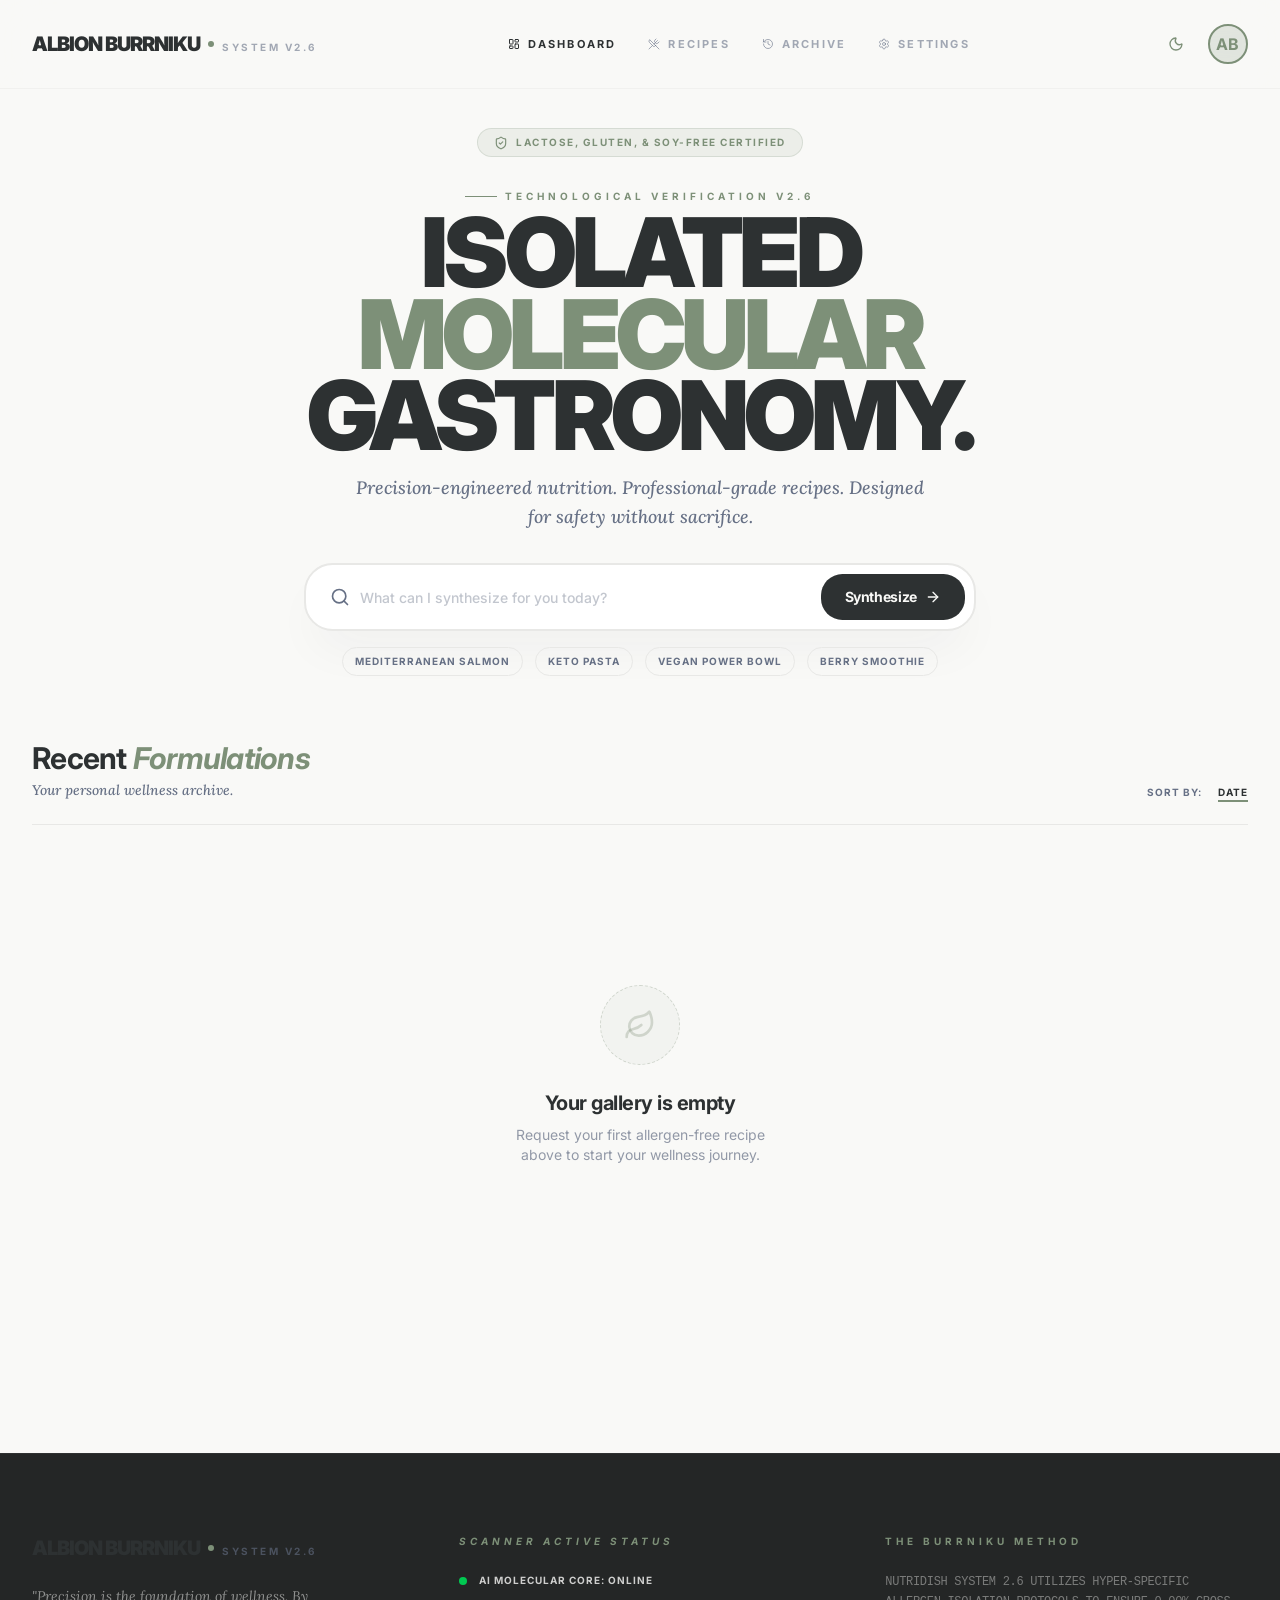
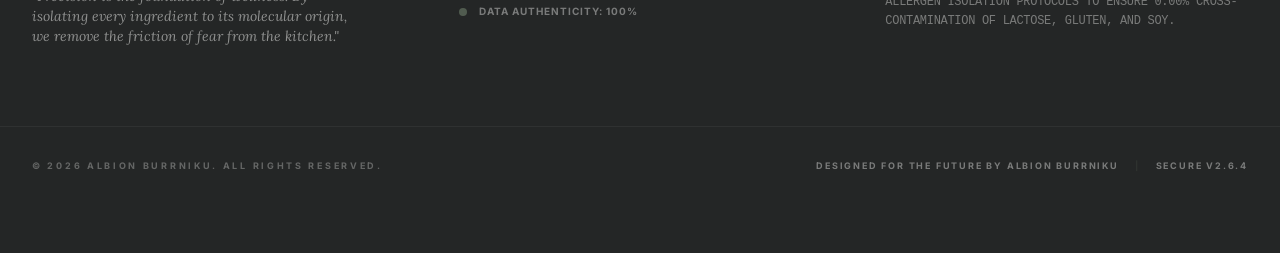
<file: templates/react_app.html>
<!doctype html>
<html lang="en">
  <head>
    <meta charset="UTF-8" />
    <meta name="viewport" content="width=device-width, initial-scale=1.0" />
    <title>My Google AI Studio App</title>
    <script type="module" crossorigin src="/static/assets/index-DseNDPU7.js"></script>
    <link rel="stylesheet" crossorigin href="/static/assets/index-Cz_QJzyU.css">
  </head>
  <body>
    <div id="root"></div>
  </body>
</html>
</file>
<file: static/assets/index-Cz_QJzyU.css>
@import"https://fonts.googleapis.com/css2?family=Inter:wght@400;500;600;700&family=Lora:ital,wght@0,400;0,500;0,600;1,400&display=swap";/*! tailwindcss v4.2.4 | MIT License | https://tailwindcss.com */@layer properties{@supports (((-webkit-hyphens:none)) and (not (margin-trim:inline))) or ((-moz-orient:inline) and (not (color:rgb(from red r g b)))){*,:before,:after,::backdrop{--tw-translate-x:0;--tw-translate-y:0;--tw-translate-z:0;--tw-space-y-reverse:0;--tw-border-style:solid;--tw-gradient-position:initial;--tw-gradient-from:#0000;--tw-gradient-via:#0000;--tw-gradient-to:#0000;--tw-gradient-stops:initial;--tw-gradient-via-stops:initial;--tw-gradient-from-position:0%;--tw-gradient-via-position:50%;--tw-gradient-to-position:100%;--tw-leading:initial;--tw-font-weight:initial;--tw-tracking:initial;--tw-shadow:0 0 #0000;--tw-shadow-color:initial;--tw-shadow-alpha:100%;--tw-inset-shadow:0 0 #0000;--tw-inset-shadow-color:initial;--tw-inset-shadow-alpha:100%;--tw-ring-color:initial;--tw-ring-shadow:0 0 #0000;--tw-inset-ring-color:initial;--tw-inset-ring-shadow:0 0 #0000;--tw-ring-inset:initial;--tw-ring-offset-width:0px;--tw-ring-offset-color:#fff;--tw-ring-offset-shadow:0 0 #0000;--tw-outline-style:solid;--tw-backdrop-blur:initial;--tw-backdrop-brightness:initial;--tw-backdrop-contrast:initial;--tw-backdrop-grayscale:initial;--tw-backdrop-hue-rotate:initial;--tw-backdrop-invert:initial;--tw-backdrop-opacity:initial;--tw-backdrop-saturate:initial;--tw-backdrop-sepia:initial;--tw-duration:initial;--tw-scale-x:1;--tw-scale-y:1;--tw-scale-z:1;--tw-content:"";--tw-animation-delay:0s;--tw-animation-direction:normal;--tw-animation-duration:initial;--tw-animation-fill-mode:none;--tw-animation-iteration-count:1;--tw-enter-blur:0;--tw-enter-opacity:1;--tw-enter-rotate:0;--tw-enter-scale:1;--tw-enter-translate-x:0;--tw-enter-translate-y:0;--tw-exit-blur:0;--tw-exit-opacity:1;--tw-exit-rotate:0;--tw-exit-scale:1;--tw-exit-translate-x:0;--tw-exit-translate-y:0}}}@layer theme{:root,:host{--font-mono:ui-monospace, SFMono-Regular, Menlo, Monaco, Consolas, "Liberation Mono", "Courier New", monospace;--color-green-500:oklch(72.3% .219 149.579);--color-blue-600:oklch(54.6% .245 262.881);--color-blue-700:oklch(48.8% .243 264.376);--color-black:#000;--color-white:#fff;--spacing:.25rem;--container-xs:20rem;--container-sm:24rem;--container-xl:36rem;--container-2xl:42rem;--container-3xl:48rem;--container-5xl:64rem;--container-7xl:80rem;--text-xs:.75rem;--text-xs--line-height:calc(1 / .75);--text-sm:.875rem;--text-sm--line-height:calc(1.25 / .875);--text-base:1rem;--text-base--line-height: 1.5 ;--text-lg:1.125rem;--text-lg--line-height:calc(1.75 / 1.125);--text-xl:1.25rem;--text-xl--line-height:calc(1.75 / 1.25);--text-3xl:1.875rem;--text-3xl--line-height: 1.2 ;--text-4xl:2.25rem;--text-4xl--line-height:calc(2.5 / 2.25);--text-5xl:3rem;--text-5xl--line-height:1;--text-8xl:6rem;--text-8xl--line-height:1;--font-weight-medium:500;--font-weight-semibold:600;--font-weight-bold:700;--font-weight-black:900;--tracking-tighter:-.05em;--tracking-tight:-.025em;--tracking-widest:.1em;--leading-tight:1.25;--leading-snug:1.375;--leading-relaxed:1.625;--radius-md:calc(var(--radius) * .8);--animate-spin:spin 1s linear infinite;--animate-pulse:pulse 2s cubic-bezier(.4, 0, .6, 1) infinite;--blur-xs:4px;--blur-xl:24px;--default-transition-duration:.15s;--default-transition-timing-function:cubic-bezier(.4, 0, .2, 1);--default-font-family:"Inter", sans-serif;--default-mono-font-family:var(--font-mono)}}@layer base{*,:after,:before,::backdrop{box-sizing:border-box;border:0 solid;margin:0;padding:0}::file-selector-button{box-sizing:border-box;border:0 solid;margin:0;padding:0}html,:host{-webkit-text-size-adjust:100%;-moz-tab-size:4;tab-size:4;line-height:1.5;font-family:var(--default-font-family,ui-sans-serif, system-ui, sans-serif, "Apple Color Emoji", "Segoe UI Emoji", "Segoe UI Symbol", "Noto Color Emoji");font-feature-settings:var(--default-font-feature-settings,normal);font-variation-settings:var(--default-font-variation-settings,normal);-webkit-tap-highlight-color:transparent}hr{height:0;color:inherit;border-top-width:1px}abbr:where([title]){-webkit-text-decoration:underline dotted;text-decoration:underline dotted}h1,h2,h3,h4,h5,h6{font-size:inherit;font-weight:inherit}a{color:inherit;-webkit-text-decoration:inherit;text-decoration:inherit}b,strong{font-weight:bolder}code,kbd,samp,pre{font-family:var(--default-mono-font-family,ui-monospace, SFMono-Regular, Menlo, Monaco, Consolas, "Liberation Mono", "Courier New", monospace);font-feature-settings:var(--default-mono-font-feature-settings,normal);font-variation-settings:var(--default-mono-font-variation-settings,normal);font-size:1em}small{font-size:80%}sub,sup{vertical-align:baseline;font-size:75%;line-height:0;position:relative}sub{bottom:-.25em}sup{top:-.5em}table{text-indent:0;border-color:inherit;border-collapse:collapse}:-moz-focusring{outline:auto}progress{vertical-align:baseline}summary{display:list-item}ol,ul,menu{list-style:none}img,svg,video,canvas,audio,iframe,embed,object{vertical-align:middle;display:block}img,video{max-width:100%;height:auto}button,input,select,optgroup,textarea{font:inherit;font-feature-settings:inherit;font-variation-settings:inherit;letter-spacing:inherit;color:inherit;opacity:1;background-color:#0000;border-radius:0}::file-selector-button{font:inherit;font-feature-settings:inherit;font-variation-settings:inherit;letter-spacing:inherit;color:inherit;opacity:1;background-color:#0000;border-radius:0}:where(select:is([multiple],[size])) optgroup{font-weight:bolder}:where(select:is([multiple],[size])) optgroup option{padding-inline-start:20px}::file-selector-button{margin-inline-end:4px}::placeholder{opacity:1}@supports (not ((-webkit-appearance:-apple-pay-button))) or (contain-intrinsic-size:1px){::placeholder{color:currentColor}@supports (color:color-mix(in lab,red,red)){::placeholder{color:color-mix(in oklab,currentcolor 50%,transparent)}}}textarea{resize:vertical}::-webkit-search-decoration{-webkit-appearance:none}::-webkit-date-and-time-value{min-height:1lh;text-align:inherit}::-webkit-datetime-edit{display:inline-flex}::-webkit-datetime-edit-fields-wrapper{padding:0}::-webkit-datetime-edit{padding-block:0}::-webkit-datetime-edit-year-field{padding-block:0}::-webkit-datetime-edit-month-field{padding-block:0}::-webkit-datetime-edit-day-field{padding-block:0}::-webkit-datetime-edit-hour-field{padding-block:0}::-webkit-datetime-edit-minute-field{padding-block:0}::-webkit-datetime-edit-second-field{padding-block:0}::-webkit-datetime-edit-millisecond-field{padding-block:0}::-webkit-datetime-edit-meridiem-field{padding-block:0}::-webkit-calendar-picker-indicator{line-height:1}:-moz-ui-invalid{box-shadow:none}button,input:where([type=button],[type=reset],[type=submit]){-webkit-appearance:button;-moz-appearance:button;appearance:button}::file-selector-button{-webkit-appearance:button;-moz-appearance:button;appearance:button}::-webkit-inner-spin-button{height:auto}::-webkit-outer-spin-button{height:auto}[hidden]:where(:not([hidden=until-found])){display:none!important}*{border-color:var(--border);outline-color:var(--ring)}@supports (color:color-mix(in lab,red,red)){*{outline-color:color-mix(in oklab,var(--ring) 50%,transparent)}}body{background-color:var(--background);color:var(--foreground);-webkit-font-smoothing:antialiased;-moz-osx-font-smoothing:grayscale}h1,h2,h3,h4,h5,h6{--tw-font-weight:var(--font-weight-semibold);font-family:Inter,sans-serif;font-weight:var(--font-weight-semibold);--tw-tracking:var(--tracking-tight);letter-spacing:var(--tracking-tight)}}@layer components;@layer utilities{.\@container\/card-header{container:card-header/inline-size}.pointer-events-none{pointer-events:none}.sr-only{clip-path:inset(50%);white-space:nowrap;border-width:0;width:1px;height:1px;margin:-1px;padding:0;position:absolute;overflow:hidden}.absolute{position:absolute}.fixed{position:fixed}.relative{position:relative}.inset-0{inset:calc(var(--spacing) * 0)}.start{inset-inline-start:var(--spacing)}.top-0{top:calc(var(--spacing) * 0)}.top-1\/2{top:50%}.top-2{top:calc(var(--spacing) * 2)}.top-4{top:calc(var(--spacing) * 4)}.right-0{right:calc(var(--spacing) * 0)}.right-2{right:calc(var(--spacing) * 2)}.bottom-0{bottom:calc(var(--spacing) * 0)}.bottom-4{bottom:calc(var(--spacing) * 4)}.-left-\[45px\]{left:-45px}.left-0{left:calc(var(--spacing) * 0)}.left-1\/2{left:50%}.left-4{left:calc(var(--spacing) * 4)}.isolate{isolation:isolate}.z-10{z-index:10}.z-50{z-index:50}.col-start-2{grid-column-start:2}.row-span-2{grid-row:span 2/span 2}.row-start-1{grid-row-start:1}.-mx-1{margin-inline:calc(var(--spacing) * -1)}.-mx-4{margin-inline:calc(var(--spacing) * -4)}.mx-auto{margin-inline:auto}.my-1{margin-block:calc(var(--spacing) * 1)}.mt-1{margin-top:calc(var(--spacing) * 1)}.mt-2{margin-top:calc(var(--spacing) * 2)}.mt-4{margin-top:calc(var(--spacing) * 4)}.mt-20{margin-top:calc(var(--spacing) * 20)}.-mb-4{margin-bottom:calc(var(--spacing) * -4)}.mb-1{margin-bottom:calc(var(--spacing) * 1)}.mb-2{margin-bottom:calc(var(--spacing) * 2)}.mb-4{margin-bottom:calc(var(--spacing) * 4)}.ml-1{margin-left:calc(var(--spacing) * 1)}.ml-2{margin-left:calc(var(--spacing) * 2)}.ml-4{margin-left:calc(var(--spacing) * 4)}.ml-auto{margin-left:auto}.line-clamp-2{-webkit-line-clamp:2;-webkit-box-orient:vertical;display:-webkit-box;overflow:hidden}.contents{display:contents}.flex{display:flex}.grid{display:grid}.hidden{display:none}.inline-flex{display:inline-flex}.aspect-\[4\/3\]{aspect-ratio:4/3}.size-4{width:calc(var(--spacing) * 4);height:calc(var(--spacing) * 4)}.size-6{width:calc(var(--spacing) * 6);height:calc(var(--spacing) * 6)}.size-7{width:calc(var(--spacing) * 7);height:calc(var(--spacing) * 7)}.size-8{width:calc(var(--spacing) * 8);height:calc(var(--spacing) * 8)}.size-9{width:calc(var(--spacing) * 9);height:calc(var(--spacing) * 9)}.size-full{width:100%;height:100%}.h-1{height:calc(var(--spacing) * 1)}.h-1\.5{height:calc(var(--spacing) * 1.5)}.h-1\/2{height:50%}.h-2{height:calc(var(--spacing) * 2)}.h-2\.5{height:calc(var(--spacing) * 2.5)}.h-3{height:calc(var(--spacing) * 3)}.h-3\.5{height:calc(var(--spacing) * 3.5)}.h-4{height:calc(var(--spacing) * 4)}.h-5{height:calc(var(--spacing) * 5)}.h-6{height:calc(var(--spacing) * 6)}.h-7{height:calc(var(--spacing) * 7)}.h-8{height:calc(var(--spacing) * 8)}.h-9{height:calc(var(--spacing) * 9)}.h-10{height:calc(var(--spacing) * 10)}.h-12{height:calc(var(--spacing) * 12)}.h-20{height:calc(var(--spacing) * 20)}.h-\[1px\]{height:1px}.h-\[85vh\]{height:85vh}.h-\[400px\]{height:400px}.h-\[calc\(100\%-1px\)\]{height:calc(100% - 1px)}.h-full{height:100%}.h-px{height:1px}.max-h-\(--available-height\){max-height:var(--available-height)}.min-h-screen{min-height:100vh}.w-\(--anchor-width\){width:var(--anchor-width)}.w-1\.5{width:calc(var(--spacing) * 1.5)}.w-2{width:calc(var(--spacing) * 2)}.w-2\.5{width:calc(var(--spacing) * 2.5)}.w-3{width:calc(var(--spacing) * 3)}.w-3\.5{width:calc(var(--spacing) * 3.5)}.w-4{width:calc(var(--spacing) * 4)}.w-5{width:calc(var(--spacing) * 5)}.w-8{width:calc(var(--spacing) * 8)}.w-10{width:calc(var(--spacing) * 10)}.w-12{width:calc(var(--spacing) * 12)}.w-20{width:calc(var(--spacing) * 20)}.w-auto{width:auto}.w-fit{width:fit-content}.w-full{width:100%}.max-w-2xl{max-width:var(--container-2xl)}.max-w-3xl{max-width:var(--container-3xl)}.max-w-5xl{max-width:var(--container-5xl)}.max-w-7xl{max-width:var(--container-7xl)}.max-w-\[280px\]{max-width:280px}.max-w-\[calc\(100\%-2rem\)\]{max-width:calc(100% - 2rem)}.max-w-xl{max-width:var(--container-xl)}.max-w-xs{max-width:var(--container-xs)}.min-w-0{min-width:calc(var(--spacing) * 0)}.min-w-32{min-width:calc(var(--spacing) * 32)}.min-w-\[96px\]{min-width:96px}.flex-1{flex:1}.shrink-0{flex-shrink:0}.origin-\(--transform-origin\){transform-origin:var(--transform-origin)}.-translate-x-1\/2{--tw-translate-x: -50% ;translate:var(--tw-translate-x) var(--tw-translate-y)}.-translate-y-1\/2{--tw-translate-y: -50% ;translate:var(--tw-translate-x) var(--tw-translate-y)}.animate-pulse{animation:var(--animate-pulse)}.animate-spin{animation:var(--animate-spin)}.cursor-default{cursor:default}.cursor-pointer{cursor:pointer}.touch-none{touch-action:none}.auto-rows-min{grid-auto-rows:min-content}.grid-cols-1{grid-template-columns:repeat(1,minmax(0,1fr))}.grid-cols-3{grid-template-columns:repeat(3,minmax(0,1fr))}.flex-col{flex-direction:column}.flex-col-reverse{flex-direction:column-reverse}.flex-wrap{flex-wrap:wrap}.items-baseline{align-items:baseline}.items-center{align-items:center}.items-end{align-items:flex-end}.items-start{align-items:flex-start}.justify-between{justify-content:space-between}.justify-center{justify-content:center}.gap-1{gap:calc(var(--spacing) * 1)}.gap-1\.5{gap:calc(var(--spacing) * 1.5)}.gap-2{gap:calc(var(--spacing) * 2)}.gap-3{gap:calc(var(--spacing) * 3)}.gap-4{gap:calc(var(--spacing) * 4)}.gap-6{gap:calc(var(--spacing) * 6)}.gap-8{gap:calc(var(--spacing) * 8)}.gap-16{gap:calc(var(--spacing) * 16)}:where(.space-y-1>:not(:last-child)){--tw-space-y-reverse:0;margin-block-start:calc(calc(var(--spacing) * 1) * var(--tw-space-y-reverse));margin-block-end:calc(calc(var(--spacing) * 1) * calc(1 - var(--tw-space-y-reverse)))}:where(.space-y-2>:not(:last-child)){--tw-space-y-reverse:0;margin-block-start:calc(calc(var(--spacing) * 2) * var(--tw-space-y-reverse));margin-block-end:calc(calc(var(--spacing) * 2) * calc(1 - var(--tw-space-y-reverse)))}:where(.space-y-3>:not(:last-child)){--tw-space-y-reverse:0;margin-block-start:calc(calc(var(--spacing) * 3) * var(--tw-space-y-reverse));margin-block-end:calc(calc(var(--spacing) * 3) * calc(1 - var(--tw-space-y-reverse)))}:where(.space-y-4>:not(:last-child)){--tw-space-y-reverse:0;margin-block-start:calc(calc(var(--spacing) * 4) * var(--tw-space-y-reverse));margin-block-end:calc(calc(var(--spacing) * 4) * calc(1 - var(--tw-space-y-reverse)))}:where(.space-y-6>:not(:last-child)){--tw-space-y-reverse:0;margin-block-start:calc(calc(var(--spacing) * 6) * var(--tw-space-y-reverse));margin-block-end:calc(calc(var(--spacing) * 6) * calc(1 - var(--tw-space-y-reverse)))}:where(.space-y-8>:not(:last-child)){--tw-space-y-reverse:0;margin-block-start:calc(calc(var(--spacing) * 8) * var(--tw-space-y-reverse));margin-block-end:calc(calc(var(--spacing) * 8) * calc(1 - var(--tw-space-y-reverse)))}:where(.space-y-10>:not(:last-child)){--tw-space-y-reverse:0;margin-block-start:calc(calc(var(--spacing) * 10) * var(--tw-space-y-reverse));margin-block-end:calc(calc(var(--spacing) * 10) * calc(1 - var(--tw-space-y-reverse)))}:where(.space-y-16>:not(:last-child)){--tw-space-y-reverse:0;margin-block-start:calc(calc(var(--spacing) * 16) * var(--tw-space-y-reverse));margin-block-end:calc(calc(var(--spacing) * 16) * calc(1 - var(--tw-space-y-reverse)))}.self-center{align-self:center}.self-start{align-self:flex-start}.justify-self-end{justify-self:flex-end}.overflow-hidden{overflow:hidden}.overflow-x-hidden{overflow-x:hidden}.overflow-y-auto{overflow-y:auto}.rounded{border-radius:.25rem}.rounded-2xl{border-radius:calc(var(--radius) * 1.8)}.rounded-4xl{border-radius:calc(var(--radius) * 2.6)}.rounded-\[32px\]{border-radius:32px}.rounded-\[inherit\]{border-radius:inherit}.rounded-\[min\(var\(--radius-md\)\,10px\)\]{border-radius:min(var(--radius-md),10px)}.rounded-\[min\(var\(--radius-md\)\,12px\)\]{border-radius:min(var(--radius-md),12px)}.rounded-full{border-radius:3.40282e38px}.rounded-lg{border-radius:var(--radius)}.rounded-md{border-radius:calc(var(--radius) * .8)}.rounded-xl{border-radius:calc(var(--radius) * 1.4)}.rounded-t-xl{border-top-left-radius:calc(var(--radius) * 1.4);border-top-right-radius:calc(var(--radius) * 1.4)}.rounded-b-xl{border-bottom-right-radius:calc(var(--radius) * 1.4);border-bottom-left-radius:calc(var(--radius) * 1.4)}.border{border-style:var(--tw-border-style);border-width:1px}.border-2{border-style:var(--tw-border-style);border-width:2px}.border-y{border-block-style:var(--tw-border-style);border-block-width:1px}.border-t{border-top-style:var(--tw-border-style);border-top-width:1px}.border-b{border-bottom-style:var(--tw-border-style);border-bottom-width:1px}.border-l{border-left-style:var(--tw-border-style);border-left-width:1px}.border-l-2{border-left-style:var(--tw-border-style);border-left-width:2px}.border-dashed{--tw-border-style:dashed;border-style:dashed}.border-none{--tw-border-style:none;border-style:none}.border-blue-700{border-color:var(--color-blue-700)}.border-border,.border-border\/50{border-color:var(--border)}@supports (color:color-mix(in lab,red,red)){.border-border\/50{border-color:color-mix(in oklab,var(--border) 50%,transparent)}}.border-eggshell\/5{border-color:#f9f9f70d}.border-input{border-color:var(--input)}.border-sage{border-color:#7d9078}.border-sage\/20{border-color:#7d907833}.border-sage\/30{border-color:#7d90784d}.border-sage\/50{border-color:#7d907880}.border-transparent{border-color:#0000}.border-t-transparent{border-top-color:#0000}.bg-\[\#242626\]{background-color:#242626}.bg-background,.bg-background\/80{background-color:var(--background)}@supports (color:color-mix(in lab,red,red)){.bg-background\/80{background-color:color-mix(in oklab,var(--background) 80%,transparent)}}.bg-black\/10{background-color:#0000001a}@supports (color:color-mix(in lab,red,red)){.bg-black\/10{background-color:color-mix(in oklab,var(--color-black) 10%,transparent)}}.bg-blue-600{background-color:var(--color-blue-600)}.bg-border{background-color:var(--border)}.bg-card{background-color:var(--card)}.bg-charcoal{background-color:#2d3132}.bg-destructive\/10{background-color:var(--destructive)}@supports (color:color-mix(in lab,red,red)){.bg-destructive\/10{background-color:color-mix(in oklab,var(--destructive) 10%,transparent)}}.bg-eggshell\/30{background-color:#f9f9f74d}.bg-eggshell\/50{background-color:#f9f9f780}.bg-green-500{background-color:var(--color-green-500)}.bg-muted,.bg-muted\/20{background-color:var(--muted)}@supports (color:color-mix(in lab,red,red)){.bg-muted\/20{background-color:color-mix(in oklab,var(--muted) 20%,transparent)}}.bg-muted\/50{background-color:var(--muted)}@supports (color:color-mix(in lab,red,red)){.bg-muted\/50{background-color:color-mix(in oklab,var(--muted) 50%,transparent)}}.bg-popover{background-color:var(--popover)}.bg-primary{background-color:var(--primary)}.bg-sage{background-color:#7d9078}.bg-sage\/5{background-color:#7d90780d}.bg-sage\/10{background-color:#7d90781a}.bg-sage\/20{background-color:#7d907833}.bg-secondary{background-color:var(--secondary)}.bg-transparent{background-color:#0000}.bg-white{background-color:var(--color-white)}.bg-white\/50{background-color:#ffffff80}@supports (color:color-mix(in lab,red,red)){.bg-white\/50{background-color:color-mix(in oklab,var(--color-white) 50%,transparent)}}.bg-gradient-to-t{--tw-gradient-position:to top in oklab;background-image:linear-gradient(var(--tw-gradient-stops))}.from-charcoal\/60{--tw-gradient-from:oklab(30.9628% -.00485501 -.00332183/.6);--tw-gradient-stops:var(--tw-gradient-via-stops,var(--tw-gradient-position), var(--tw-gradient-from) var(--tw-gradient-from-position), var(--tw-gradient-to) var(--tw-gradient-to-position))}.to-transparent{--tw-gradient-to:transparent;--tw-gradient-stops:var(--tw-gradient-via-stops,var(--tw-gradient-position), var(--tw-gradient-from) var(--tw-gradient-from-position), var(--tw-gradient-to) var(--tw-gradient-to-position))}.bg-clip-padding{background-clip:padding-box}.object-cover{object-fit:cover}.p-0{padding:calc(var(--spacing) * 0)}.p-1{padding:calc(var(--spacing) * 1)}.p-2{padding:calc(var(--spacing) * 2)}.p-4{padding:calc(var(--spacing) * 4)}.p-6{padding:calc(var(--spacing) * 6)}.p-8{padding:calc(var(--spacing) * 8)}.p-\[3px\]{padding:3px}.p-px{padding:1px}.px-1\.5{padding-inline:calc(var(--spacing) * 1.5)}.px-2{padding-inline:calc(var(--spacing) * 2)}.px-2\.5{padding-inline:calc(var(--spacing) * 2.5)}.px-3{padding-inline:calc(var(--spacing) * 3)}.px-4{padding-inline:calc(var(--spacing) * 4)}.px-6{padding-inline:calc(var(--spacing) * 6)}.px-8{padding-inline:calc(var(--spacing) * 8)}.py-0\.5{padding-block:calc(var(--spacing) * .5)}.py-1{padding-block:calc(var(--spacing) * 1)}.py-1\.5{padding-block:calc(var(--spacing) * 1.5)}.py-2{padding-block:calc(var(--spacing) * 2)}.py-4{padding-block:calc(var(--spacing) * 4)}.py-6{padding-block:calc(var(--spacing) * 6)}.py-20{padding-block:calc(var(--spacing) * 20)}.py-32{padding-block:calc(var(--spacing) * 32)}.pt-4{padding-top:calc(var(--spacing) * 4)}.pt-8{padding-top:calc(var(--spacing) * 8)}.pt-32{padding-top:calc(var(--spacing) * 32)}.pr-8{padding-right:calc(var(--spacing) * 8)}.pb-4{padding-bottom:calc(var(--spacing) * 4)}.pb-6{padding-bottom:calc(var(--spacing) * 6)}.pb-20{padding-bottom:calc(var(--spacing) * 20)}.pl-1\.5{padding-left:calc(var(--spacing) * 1.5)}.pl-8{padding-left:calc(var(--spacing) * 8)}.text-center{text-align:center}.font-heading{font-family:Inter,sans-serif}.font-mono{font-family:var(--font-mono)}.font-sans{font-family:Inter,sans-serif}.font-serif{font-family:Lora,serif}.text-3xl{font-size:var(--text-3xl);line-height:var(--tw-leading,var(--text-3xl--line-height))}.text-4xl{font-size:var(--text-4xl);line-height:var(--tw-leading,var(--text-4xl--line-height))}.text-5xl{font-size:var(--text-5xl);line-height:var(--tw-leading,var(--text-5xl--line-height))}.text-base{font-size:var(--text-base);line-height:var(--tw-leading,var(--text-base--line-height))}.text-lg{font-size:var(--text-lg);line-height:var(--tw-leading,var(--text-lg--line-height))}.text-sm{font-size:var(--text-sm);line-height:var(--tw-leading,var(--text-sm--line-height))}.text-xl{font-size:var(--text-xl);line-height:var(--tw-leading,var(--text-xl--line-height))}.text-xs{font-size:var(--text-xs);line-height:var(--tw-leading,var(--text-xs--line-height))}.text-\[0\.8rem\]{font-size:.8rem}.text-\[9px\]{font-size:9px}.text-\[10px\]{font-size:10px}.text-\[11px\]{font-size:11px}.leading-\[0\.85\]{--tw-leading:.85;line-height:.85}.leading-none{--tw-leading:1;line-height:1}.leading-relaxed{--tw-leading:var(--leading-relaxed);line-height:var(--leading-relaxed)}.leading-snug{--tw-leading:var(--leading-snug);line-height:var(--leading-snug)}.leading-tight{--tw-leading:var(--leading-tight);line-height:var(--leading-tight)}.font-black{--tw-font-weight:var(--font-weight-black);font-weight:var(--font-weight-black)}.font-bold{--tw-font-weight:var(--font-weight-bold);font-weight:var(--font-weight-bold)}.font-medium{--tw-font-weight:var(--font-weight-medium);font-weight:var(--font-weight-medium)}.tracking-\[0\.1em\]{--tw-tracking:.1em;letter-spacing:.1em}.tracking-\[0\.2em\]{--tw-tracking:.2em;letter-spacing:.2em}.tracking-\[0\.3em\]{--tw-tracking:.3em;letter-spacing:.3em}.tracking-\[0\.4em\]{--tw-tracking:.4em;letter-spacing:.4em}.tracking-\[0\.15em\]{--tw-tracking:.15em;letter-spacing:.15em}.tracking-\[0\.25em\]{--tw-tracking:.25em;letter-spacing:.25em}.tracking-tight{--tw-tracking:var(--tracking-tight);letter-spacing:var(--tracking-tight)}.tracking-tighter{--tw-tracking:var(--tracking-tighter);letter-spacing:var(--tracking-tighter)}.tracking-widest{--tw-tracking:var(--tracking-widest);letter-spacing:var(--tracking-widest)}.whitespace-nowrap{white-space:nowrap}.text-card-foreground{color:var(--card-foreground)}.text-charcoal{color:#2d3132}.text-charcoal\/80{color:#2d3132cc}.text-destructive{color:var(--destructive)}.text-eggshell{color:#f9f9f7}.text-eggshell\/40{color:#f9f9f766}.text-eggshell\/50{color:#f9f9f780}.text-eggshell\/80{color:#f9f9f7cc}.text-foreground,.text-foreground\/60{color:var(--foreground)}@supports (color:color-mix(in lab,red,red)){.text-foreground\/60{color:color-mix(in oklab,var(--foreground) 60%,transparent)}}.text-muted-foreground,.text-muted-foreground\/40{color:var(--muted-foreground)}@supports (color:color-mix(in lab,red,red)){.text-muted-foreground\/40{color:color-mix(in oklab,var(--muted-foreground) 40%,transparent)}}.text-muted-foreground\/60{color:var(--muted-foreground)}@supports (color:color-mix(in lab,red,red)){.text-muted-foreground\/60{color:color-mix(in oklab,var(--muted-foreground) 60%,transparent)}}.text-muted-foreground\/80{color:var(--muted-foreground)}@supports (color:color-mix(in lab,red,red)){.text-muted-foreground\/80{color:color-mix(in oklab,var(--muted-foreground) 80%,transparent)}}.text-popover-foreground{color:var(--popover-foreground)}.text-primary{color:var(--primary)}.text-primary-foreground{color:var(--primary-foreground)}.text-sage{color:#7d9078}.text-sage\/20{color:#7d907833}.text-sage\/30{color:#7d90784d}.text-secondary-foreground{color:var(--secondary-foreground)}.text-white{color:var(--color-white)}.text-white\/80{color:#fffc}@supports (color:color-mix(in lab,red,red)){.text-white\/80{color:color-mix(in oklab,var(--color-white) 80%,transparent)}}.uppercase{text-transform:uppercase}.italic{font-style:italic}.underline{text-decoration-line:underline}.decoration-sage{text-decoration-color:#7d9078}.decoration-2{text-decoration-thickness:2px}.underline-offset-4{text-underline-offset:4px}.opacity-0{opacity:0}.opacity-30{opacity:.3}.opacity-40{opacity:.4}.opacity-50{opacity:.5}.opacity-70{opacity:.7}.shadow-2xl{--tw-shadow:0 25px 50px -12px var(--tw-shadow-color,#00000040);box-shadow:var(--tw-inset-shadow),var(--tw-inset-ring-shadow),var(--tw-ring-offset-shadow),var(--tw-ring-shadow),var(--tw-shadow)}.shadow-\[0_0_15px_rgba\(141\,170\,157\,0\.8\)\]{--tw-shadow:0 0 15px var(--tw-shadow-color,#8daa9dcc);box-shadow:var(--tw-inset-shadow),var(--tw-inset-ring-shadow),var(--tw-ring-offset-shadow),var(--tw-ring-shadow),var(--tw-shadow)}.shadow-\[0_0_20px_rgba\(141\,170\,157\,0\.3\)\]{--tw-shadow:0 0 20px var(--tw-shadow-color,#8daa9d4d);box-shadow:var(--tw-inset-shadow),var(--tw-inset-ring-shadow),var(--tw-ring-offset-shadow),var(--tw-ring-shadow),var(--tw-shadow)}.shadow-lg{--tw-shadow:0 10px 15px -3px var(--tw-shadow-color,#0000001a), 0 4px 6px -4px var(--tw-shadow-color,#0000001a);box-shadow:var(--tw-inset-shadow),var(--tw-inset-ring-shadow),var(--tw-ring-offset-shadow),var(--tw-ring-shadow),var(--tw-shadow)}.shadow-md{--tw-shadow:0 4px 6px -1px var(--tw-shadow-color,#0000001a), 0 2px 4px -2px var(--tw-shadow-color,#0000001a);box-shadow:var(--tw-inset-shadow),var(--tw-inset-ring-shadow),var(--tw-ring-offset-shadow),var(--tw-ring-shadow),var(--tw-shadow)}.shadow-none{--tw-shadow:0 0 #0000;box-shadow:var(--tw-inset-shadow),var(--tw-inset-ring-shadow),var(--tw-ring-offset-shadow),var(--tw-ring-shadow),var(--tw-shadow)}.ring-1{--tw-ring-shadow:var(--tw-ring-inset,) 0 0 0 calc(1px + var(--tw-ring-offset-width)) var(--tw-ring-color,currentcolor);box-shadow:var(--tw-inset-shadow),var(--tw-inset-ring-shadow),var(--tw-ring-offset-shadow),var(--tw-ring-shadow),var(--tw-shadow)}.shadow-charcoal\/5{--tw-shadow-color:#2d31320d}@supports (color:color-mix(in lab,red,red)){.shadow-charcoal\/5{--tw-shadow-color:color-mix(in oklab, oklab(30.9628% -.00485501 -.00332183/.05) var(--tw-shadow-alpha), transparent)}}.ring-foreground\/10{--tw-ring-color:var(--foreground)}@supports (color:color-mix(in lab,red,red)){.ring-foreground\/10{--tw-ring-color:color-mix(in oklab, var(--foreground) 10%, transparent)}}.outline-hidden{--tw-outline-style:none;outline-style:none}@media(forced-colors:active){.outline-hidden{outline-offset:2px;outline:2px solid #0000}}.outline{outline-style:var(--tw-outline-style);outline-width:1px}.backdrop-blur-xl{--tw-backdrop-blur:blur(var(--blur-xl));-webkit-backdrop-filter:var(--tw-backdrop-blur,) var(--tw-backdrop-brightness,) var(--tw-backdrop-contrast,) var(--tw-backdrop-grayscale,) var(--tw-backdrop-hue-rotate,) var(--tw-backdrop-invert,) var(--tw-backdrop-opacity,) var(--tw-backdrop-saturate,) var(--tw-backdrop-sepia,);backdrop-filter:var(--tw-backdrop-blur,) var(--tw-backdrop-brightness,) var(--tw-backdrop-contrast,) var(--tw-backdrop-grayscale,) var(--tw-backdrop-hue-rotate,) var(--tw-backdrop-invert,) var(--tw-backdrop-opacity,) var(--tw-backdrop-saturate,) var(--tw-backdrop-sepia,)}.transition{transition-property:color,background-color,border-color,outline-color,text-decoration-color,fill,stroke,--tw-gradient-from,--tw-gradient-via,--tw-gradient-to,opacity,box-shadow,transform,translate,scale,rotate,filter,-webkit-backdrop-filter,backdrop-filter,display,content-visibility,overlay,pointer-events;transition-timing-function:var(--tw-ease,var(--default-transition-timing-function));transition-duration:var(--tw-duration,var(--default-transition-duration))}.transition-\[color\,box-shadow\]{transition-property:color,box-shadow;transition-timing-function:var(--tw-ease,var(--default-transition-timing-function));transition-duration:var(--tw-duration,var(--default-transition-duration))}.transition-all{transition-property:all;transition-timing-function:var(--tw-ease,var(--default-transition-timing-function));transition-duration:var(--tw-duration,var(--default-transition-duration))}.transition-colors{transition-property:color,background-color,border-color,outline-color,text-decoration-color,fill,stroke,--tw-gradient-from,--tw-gradient-via,--tw-gradient-to;transition-timing-function:var(--tw-ease,var(--default-transition-timing-function));transition-duration:var(--tw-duration,var(--default-transition-duration))}.transition-opacity{transition-property:opacity;transition-timing-function:var(--tw-ease,var(--default-transition-timing-function));transition-duration:var(--tw-duration,var(--default-transition-duration))}.transition-transform{transition-property:transform,translate,scale,rotate;transition-timing-function:var(--tw-ease,var(--default-transition-timing-function));transition-duration:var(--tw-duration,var(--default-transition-duration))}.duration-100{--tw-duration:.1s;transition-duration:.1s}.duration-300{--tw-duration:.3s;transition-duration:.3s}.duration-500{--tw-duration:.5s;transition-duration:.5s}.duration-700{--tw-duration:.7s;transition-duration:.7s}.outline-none{--tw-outline-style:none;outline-style:none}.select-none{-webkit-user-select:none;user-select:none}@media(hover:hover){.group-hover\:scale-110:is(:where(.group):hover *){--tw-scale-x:110%;--tw-scale-y:110%;--tw-scale-z:110%;scale:var(--tw-scale-x) var(--tw-scale-y)}.group-hover\:bg-sage:is(:where(.group):hover *){background-color:#7d9078}.group-hover\:text-sage:is(:where(.group):hover *){color:#7d9078}.group-hover\:opacity-100:is(:where(.group):hover *){opacity:1}}.group-focus\/dropdown-menu-item\:text-accent-foreground:is(:where(.group\/dropdown-menu-item):focus *){color:var(--accent-foreground)}.group-data-\[disabled\=true\]\:pointer-events-none:is(:where(.group)[data-disabled=true] *){pointer-events:none}.group-data-\[disabled\=true\]\:opacity-50:is(:where(.group)[data-disabled=true] *){opacity:.5}.group-data-\[size\=sm\]\/card\:p-3:is(:where(.group\/card)[data-size=sm] *){padding:calc(var(--spacing) * 3)}.group-data-\[size\=sm\]\/card\:px-3:is(:where(.group\/card)[data-size=sm] *){padding-inline:calc(var(--spacing) * 3)}.group-data-\[size\=sm\]\/card\:text-sm:is(:where(.group\/card)[data-size=sm] *){font-size:var(--text-sm);line-height:var(--tw-leading,var(--text-sm--line-height))}.group-data-\[variant\=line\]\/tabs-list\:bg-transparent:is(:where(.group\/tabs-list)[data-variant=line] *){background-color:#0000}.group-data-horizontal\/tabs\:h-8:is(:where(.group\/tabs):where([data-orientation=horizontal]) *){height:calc(var(--spacing) * 8)}.group-data-vertical\/tabs\:h-fit:is(:where(.group\/tabs):where([data-orientation=vertical]) *){height:fit-content}.group-data-vertical\/tabs\:w-full:is(:where(.group\/tabs):where([data-orientation=vertical]) *){width:100%}.group-data-vertical\/tabs\:flex-col:is(:where(.group\/tabs):where([data-orientation=vertical]) *){flex-direction:column}.group-data-vertical\/tabs\:justify-start:is(:where(.group\/tabs):where([data-orientation=vertical]) *){justify-content:flex-start}.peer-disabled\:cursor-not-allowed:is(:where(.peer):disabled~*){cursor:not-allowed}.peer-disabled\:opacity-50:is(:where(.peer):disabled~*){opacity:.5}.selection\:bg-sage\/30 ::selection{background-color:#7d90784d}.selection\:bg-sage\/30::selection{background-color:#7d90784d}.selection\:text-charcoal ::selection{color:#2d3132}.selection\:text-charcoal::selection{color:#2d3132}.file\:inline-flex::file-selector-button{display:inline-flex}.file\:h-6::file-selector-button{height:calc(var(--spacing) * 6)}.file\:border-0::file-selector-button{border-style:var(--tw-border-style);border-width:0}.file\:bg-transparent::file-selector-button{background-color:#0000}.file\:text-sm::file-selector-button{font-size:var(--text-sm);line-height:var(--tw-leading,var(--text-sm--line-height))}.file\:font-medium::file-selector-button{--tw-font-weight:var(--font-weight-medium);font-weight:var(--font-weight-medium)}.file\:text-foreground::file-selector-button{color:var(--foreground)}.placeholder\:text-muted-foreground::placeholder,.placeholder\:text-muted-foreground\/40::placeholder{color:var(--muted-foreground)}@supports (color:color-mix(in lab,red,red)){.placeholder\:text-muted-foreground\/40::placeholder{color:color-mix(in oklab,var(--muted-foreground) 40%,transparent)}}.after\:absolute:after{content:var(--tw-content);position:absolute}.after\:bg-foreground:after{content:var(--tw-content);background-color:var(--foreground)}.after\:opacity-0:after{content:var(--tw-content);opacity:0}.after\:transition-opacity:after{content:var(--tw-content);transition-property:opacity;transition-timing-function:var(--tw-ease,var(--default-transition-timing-function));transition-duration:var(--tw-duration,var(--default-transition-duration))}.group-data-horizontal\/tabs\:after\:inset-x-0:is(:where(.group\/tabs):where([data-orientation=horizontal]) *):after{content:var(--tw-content);inset-inline:calc(var(--spacing) * 0)}.group-data-horizontal\/tabs\:after\:bottom-\[-5px\]:is(:where(.group\/tabs):where([data-orientation=horizontal]) *):after{content:var(--tw-content);bottom:-5px}.group-data-horizontal\/tabs\:after\:h-0\.5:is(:where(.group\/tabs):where([data-orientation=horizontal]) *):after{content:var(--tw-content);height:calc(var(--spacing) * .5)}.group-data-vertical\/tabs\:after\:inset-y-0:is(:where(.group\/tabs):where([data-orientation=vertical]) *):after{content:var(--tw-content);inset-block:calc(var(--spacing) * 0)}.group-data-vertical\/tabs\:after\:-right-1:is(:where(.group\/tabs):where([data-orientation=vertical]) *):after{content:var(--tw-content);right:calc(var(--spacing) * -1)}.group-data-vertical\/tabs\:after\:w-0\.5:is(:where(.group\/tabs):where([data-orientation=vertical]) *):after{content:var(--tw-content);width:calc(var(--spacing) * .5)}@media(hover:hover){.hover\:border-sage:hover{border-color:#7d9078}.hover\:bg-destructive\/20:hover{background-color:var(--destructive)}@supports (color:color-mix(in lab,red,red)){.hover\:bg-destructive\/20:hover{background-color:color-mix(in oklab,var(--destructive) 20%,transparent)}}.hover\:bg-muted:hover{background-color:var(--muted)}.hover\:bg-sage:hover{background-color:#7d9078}.hover\:bg-sage\/10:hover{background-color:#7d90781a}.hover\:bg-sage\/90:hover{background-color:#7d9078e6}.hover\:bg-secondary\/80:hover{background-color:var(--secondary)}@supports (color:color-mix(in lab,red,red)){.hover\:bg-secondary\/80:hover{background-color:color-mix(in oklab,var(--secondary) 80%,transparent)}}.hover\:text-foreground:hover{color:var(--foreground)}.hover\:text-muted-foreground:hover{color:var(--muted-foreground)}.hover\:text-sage:hover{color:#7d9078}.hover\:underline:hover{text-decoration-line:underline}.hover\:opacity-100:hover{opacity:1}.hover\:shadow-2xl:hover{--tw-shadow:0 25px 50px -12px var(--tw-shadow-color,#00000040);box-shadow:var(--tw-inset-shadow),var(--tw-inset-ring-shadow),var(--tw-ring-offset-shadow),var(--tw-ring-shadow),var(--tw-shadow)}.hover\:shadow-charcoal\/10:hover{--tw-shadow-color:#2d31321a}@supports (color:color-mix(in lab,red,red)){.hover\:shadow-charcoal\/10:hover{--tw-shadow-color:color-mix(in oklab, oklab(30.9628% -.00485501 -.00332183/.1) var(--tw-shadow-alpha), transparent)}}}.focus\:bg-accent:focus{background-color:var(--accent)}.focus\:text-accent-foreground:focus,:is(.focus\:\*\*\:text-accent-foreground:focus *),:is(.not-data-\[variant\=destructive\]\:focus\:\*\*\:text-accent-foreground:not([data-variant=destructive]):focus *){color:var(--accent-foreground)}.focus-visible\:border-destructive\/40:focus-visible{border-color:var(--destructive)}@supports (color:color-mix(in lab,red,red)){.focus-visible\:border-destructive\/40:focus-visible{border-color:color-mix(in oklab,var(--destructive) 40%,transparent)}}.focus-visible\:border-ring:focus-visible{border-color:var(--ring)}.focus-visible\:ring-0:focus-visible{--tw-ring-shadow:var(--tw-ring-inset,) 0 0 0 calc(0px + var(--tw-ring-offset-width)) var(--tw-ring-color,currentcolor);box-shadow:var(--tw-inset-shadow),var(--tw-inset-ring-shadow),var(--tw-ring-offset-shadow),var(--tw-ring-shadow),var(--tw-shadow)}.focus-visible\:ring-3:focus-visible,.focus-visible\:ring-\[3px\]:focus-visible{--tw-ring-shadow:var(--tw-ring-inset,) 0 0 0 calc(3px + var(--tw-ring-offset-width)) var(--tw-ring-color,currentcolor);box-shadow:var(--tw-inset-shadow),var(--tw-inset-ring-shadow),var(--tw-ring-offset-shadow),var(--tw-ring-shadow),var(--tw-shadow)}.focus-visible\:ring-destructive\/20:focus-visible{--tw-ring-color:var(--destructive)}@supports (color:color-mix(in lab,red,red)){.focus-visible\:ring-destructive\/20:focus-visible{--tw-ring-color:color-mix(in oklab, var(--destructive) 20%, transparent)}}.focus-visible\:ring-ring\/50:focus-visible{--tw-ring-color:var(--ring)}@supports (color:color-mix(in lab,red,red)){.focus-visible\:ring-ring\/50:focus-visible{--tw-ring-color:color-mix(in oklab, var(--ring) 50%, transparent)}}.focus-visible\:outline-1:focus-visible{outline-style:var(--tw-outline-style);outline-width:1px}.focus-visible\:outline-ring:focus-visible{outline-color:var(--ring)}.active\:not-aria-\[haspopup\]\:translate-y-px:active:not([aria-haspopup]){--tw-translate-y:1px;translate:var(--tw-translate-x) var(--tw-translate-y)}.disabled\:pointer-events-none:disabled{pointer-events:none}.disabled\:cursor-not-allowed:disabled{cursor:not-allowed}.disabled\:bg-input\/50:disabled{background-color:var(--input)}@supports (color:color-mix(in lab,red,red)){.disabled\:bg-input\/50:disabled{background-color:color-mix(in oklab,var(--input) 50%,transparent)}}.disabled\:opacity-50:disabled{opacity:.5}:where([data-slot=button-group]) .in-data-\[slot\=button-group\]\:rounded-lg{border-radius:var(--radius)}.has-data-\[icon\=inline-end\]\:pr-1:has([data-icon=inline-end]){padding-right:calc(var(--spacing) * 1)}.has-data-\[icon\=inline-end\]\:pr-1\.5:has([data-icon=inline-end]){padding-right:calc(var(--spacing) * 1.5)}.has-data-\[icon\=inline-end\]\:pr-2:has([data-icon=inline-end]){padding-right:calc(var(--spacing) * 2)}.has-data-\[icon\=inline-start\]\:pl-1:has([data-icon=inline-start]){padding-left:calc(var(--spacing) * 1)}.has-data-\[icon\=inline-start\]\:pl-1\.5:has([data-icon=inline-start]){padding-left:calc(var(--spacing) * 1.5)}.has-data-\[icon\=inline-start\]\:pl-2:has([data-icon=inline-start]){padding-left:calc(var(--spacing) * 2)}.has-data-\[slot\=card-action\]\:grid-cols-\[1fr_auto\]:has([data-slot=card-action]){grid-template-columns:1fr auto}.has-data-\[slot\=card-description\]\:grid-rows-\[auto_auto\]:has([data-slot=card-description]){grid-template-rows:auto auto}.has-data-\[slot\=card-footer\]\:pb-0:has([data-slot=card-footer]){padding-bottom:calc(var(--spacing) * 0)}.has-\[\>img\:first-child\]\:pt-0:has(>img:first-child){padding-top:calc(var(--spacing) * 0)}.aria-disabled\:pointer-events-none[aria-disabled=true]{pointer-events:none}.aria-disabled\:opacity-50[aria-disabled=true]{opacity:.5}.aria-expanded\:bg-muted[aria-expanded=true]{background-color:var(--muted)}.aria-expanded\:bg-secondary[aria-expanded=true]{background-color:var(--secondary)}.aria-expanded\:text-foreground[aria-expanded=true]{color:var(--foreground)}.aria-expanded\:text-secondary-foreground[aria-expanded=true]{color:var(--secondary-foreground)}.aria-invalid\:border-destructive[aria-invalid=true]{border-color:var(--destructive)}.aria-invalid\:ring-3[aria-invalid=true]{--tw-ring-shadow:var(--tw-ring-inset,) 0 0 0 calc(3px + var(--tw-ring-offset-width)) var(--tw-ring-color,currentcolor);box-shadow:var(--tw-inset-shadow),var(--tw-inset-ring-shadow),var(--tw-ring-offset-shadow),var(--tw-ring-shadow),var(--tw-shadow)}.aria-invalid\:ring-destructive\/20[aria-invalid=true]{--tw-ring-color:var(--destructive)}@supports (color:color-mix(in lab,red,red)){.aria-invalid\:ring-destructive\/20[aria-invalid=true]{--tw-ring-color:color-mix(in oklab, var(--destructive) 20%, transparent)}}.data-inset\:pl-7[data-inset]{padding-left:calc(var(--spacing) * 7)}.data-popup-open\:bg-accent[data-popup-open]{background-color:var(--accent)}.data-popup-open\:text-accent-foreground[data-popup-open]{color:var(--accent-foreground)}.data-\[side\=bottom\]\:slide-in-from-top-2[data-side=bottom]{--tw-enter-translate-y:calc(2*var(--spacing)*-1)}.data-\[side\=inline-end\]\:slide-in-from-left-2[data-side=inline-end]{--tw-enter-translate-x:calc(2*var(--spacing)*-1)}.data-\[side\=inline-start\]\:slide-in-from-right-2[data-side=inline-start],.data-\[side\=left\]\:slide-in-from-right-2[data-side=left]{--tw-enter-translate-x:calc(2*var(--spacing))}.data-\[side\=right\]\:slide-in-from-left-2[data-side=right]{--tw-enter-translate-x:calc(2*var(--spacing)*-1)}.data-\[side\=top\]\:slide-in-from-bottom-2[data-side=top]{--tw-enter-translate-y:calc(2*var(--spacing))}.data-\[size\=sm\]\:gap-3[data-size=sm]{gap:calc(var(--spacing) * 3)}.data-\[size\=sm\]\:py-3[data-size=sm]{padding-block:calc(var(--spacing) * 3)}.data-\[size\=sm\]\:has-data-\[slot\=card-footer\]\:pb-0[data-size=sm]:has([data-slot=card-footer]){padding-bottom:calc(var(--spacing) * 0)}.data-\[variant\=destructive\]\:text-destructive[data-variant=destructive]{color:var(--destructive)}.data-\[variant\=destructive\]\:focus\:bg-destructive\/10[data-variant=destructive]:focus{background-color:var(--destructive)}@supports (color:color-mix(in lab,red,red)){.data-\[variant\=destructive\]\:focus\:bg-destructive\/10[data-variant=destructive]:focus{background-color:color-mix(in oklab,var(--destructive) 10%,transparent)}}.data-\[variant\=destructive\]\:focus\:text-destructive[data-variant=destructive]:focus{color:var(--destructive)}.data-\[variant\=line\]\:rounded-none[data-variant=line]{border-radius:0}@supports ((-webkit-backdrop-filter:var(--tw)) or (backdrop-filter:var(--tw))){.supports-backdrop-filter\:backdrop-blur-xs{--tw-backdrop-blur:blur(var(--blur-xs));-webkit-backdrop-filter:var(--tw-backdrop-blur,) var(--tw-backdrop-brightness,) var(--tw-backdrop-contrast,) var(--tw-backdrop-grayscale,) var(--tw-backdrop-hue-rotate,) var(--tw-backdrop-invert,) var(--tw-backdrop-opacity,) var(--tw-backdrop-saturate,) var(--tw-backdrop-sepia,);backdrop-filter:var(--tw-backdrop-blur,) var(--tw-backdrop-brightness,) var(--tw-backdrop-contrast,) var(--tw-backdrop-grayscale,) var(--tw-backdrop-hue-rotate,) var(--tw-backdrop-invert,) var(--tw-backdrop-opacity,) var(--tw-backdrop-saturate,) var(--tw-backdrop-sepia,)}}@media(min-width:40rem){.sm\:inline-block{display:inline-block}.sm\:max-w-sm{max-width:var(--container-sm)}.sm\:flex-row{flex-direction:row}.sm\:justify-end{justify-content:flex-end}}@media(min-width:48rem){.md\:col-span-1{grid-column:span 1/span 1}.md\:flex{display:flex}.md\:h-auto{height:auto}.md\:w-80{width:calc(var(--spacing) * 80)}.md\:grid-cols-2{grid-template-columns:repeat(2,minmax(0,1fr))}.md\:grid-cols-3{grid-template-columns:repeat(3,minmax(0,1fr))}.md\:flex-row{flex-direction:row}.md\:text-8xl{font-size:var(--text-8xl);line-height:var(--tw-leading,var(--text-8xl--line-height))}.md\:text-sm{font-size:var(--text-sm);line-height:var(--tw-leading,var(--text-sm--line-height))}.md\:leading-\[0\.85\]{--tw-leading:.85;line-height:.85}}@media(min-width:64rem){.lg\:grid-cols-3{grid-template-columns:repeat(3,minmax(0,1fr))}}.dark\:border-input:is(.dark *){border-color:var(--input)}.dark\:bg-card:is(.dark *){background-color:var(--card)}.dark\:bg-charcoal:is(.dark *){background-color:#2d3132}.dark\:bg-destructive\/20:is(.dark *){background-color:var(--destructive)}@supports (color:color-mix(in lab,red,red)){.dark\:bg-destructive\/20:is(.dark *){background-color:color-mix(in oklab,var(--destructive) 20%,transparent)}}.dark\:bg-input\/30:is(.dark *){background-color:var(--input)}@supports (color:color-mix(in lab,red,red)){.dark\:bg-input\/30:is(.dark *){background-color:color-mix(in oklab,var(--input) 30%,transparent)}}.dark\:bg-sage:is(.dark *){background-color:#7d9078}.dark\:bg-white\/5:is(.dark *){background-color:#ffffff0d}@supports (color:color-mix(in lab,red,red)){.dark\:bg-white\/5:is(.dark *){background-color:color-mix(in oklab,var(--color-white) 5%,transparent)}}.dark\:text-eggshell:is(.dark *){color:#f9f9f7}.dark\:text-eggshell\/80:is(.dark *){color:#f9f9f7cc}.dark\:text-muted-foreground:is(.dark *){color:var(--muted-foreground)}.dark\:text-white:is(.dark *){color:var(--color-white)}@media(hover:hover){.dark\:hover\:bg-destructive\/30:is(.dark *):hover{background-color:var(--destructive)}@supports (color:color-mix(in lab,red,red)){.dark\:hover\:bg-destructive\/30:is(.dark *):hover{background-color:color-mix(in oklab,var(--destructive) 30%,transparent)}}.dark\:hover\:bg-eggshell:is(.dark *):hover{background-color:#f9f9f7}.dark\:hover\:bg-input\/50:is(.dark *):hover{background-color:var(--input)}@supports (color:color-mix(in lab,red,red)){.dark\:hover\:bg-input\/50:is(.dark *):hover{background-color:color-mix(in oklab,var(--input) 50%,transparent)}}.dark\:hover\:bg-muted\/50:is(.dark *):hover{background-color:var(--muted)}@supports (color:color-mix(in lab,red,red)){.dark\:hover\:bg-muted\/50:is(.dark *):hover{background-color:color-mix(in oklab,var(--muted) 50%,transparent)}}.dark\:hover\:text-charcoal:is(.dark *):hover{color:#2d3132}.dark\:hover\:text-foreground:is(.dark *):hover{color:var(--foreground)}}.dark\:focus-visible\:ring-destructive\/40:is(.dark *):focus-visible{--tw-ring-color:var(--destructive)}@supports (color:color-mix(in lab,red,red)){.dark\:focus-visible\:ring-destructive\/40:is(.dark *):focus-visible{--tw-ring-color:color-mix(in oklab, var(--destructive) 40%, transparent)}}.dark\:disabled\:bg-input\/80:is(.dark *):disabled{background-color:var(--input)}@supports (color:color-mix(in lab,red,red)){.dark\:disabled\:bg-input\/80:is(.dark *):disabled{background-color:color-mix(in oklab,var(--input) 80%,transparent)}}.dark\:aria-invalid\:border-destructive\/50:is(.dark *)[aria-invalid=true]{border-color:var(--destructive)}@supports (color:color-mix(in lab,red,red)){.dark\:aria-invalid\:border-destructive\/50:is(.dark *)[aria-invalid=true]{border-color:color-mix(in oklab,var(--destructive) 50%,transparent)}}.dark\:aria-invalid\:ring-destructive\/40:is(.dark *)[aria-invalid=true]{--tw-ring-color:var(--destructive)}@supports (color:color-mix(in lab,red,red)){.dark\:aria-invalid\:ring-destructive\/40:is(.dark *)[aria-invalid=true]{--tw-ring-color:color-mix(in oklab, var(--destructive) 40%, transparent)}}.dark\:data-\[variant\=destructive\]\:focus\:bg-destructive\/20:is(.dark *)[data-variant=destructive]:focus{background-color:var(--destructive)}@supports (color:color-mix(in lab,red,red)){.dark\:data-\[variant\=destructive\]\:focus\:bg-destructive\/20:is(.dark *)[data-variant=destructive]:focus{background-color:color-mix(in oklab,var(--destructive) 20%,transparent)}}.data-open\:animate-in:where([data-state=open]),.data-open\:animate-in:where([data-open]:not([data-open=false])){animation:enter var(--tw-animation-duration,var(--tw-duration,.15s))var(--tw-ease,ease)var(--tw-animation-delay,0s)var(--tw-animation-iteration-count,1)var(--tw-animation-direction,normal)var(--tw-animation-fill-mode,none)}.data-open\:bg-accent:where([data-state=open]),.data-open\:bg-accent:where([data-open]:not([data-open=false])){background-color:var(--accent)}.data-open\:text-accent-foreground:where([data-state=open]),.data-open\:text-accent-foreground:where([data-open]:not([data-open=false])){color:var(--accent-foreground)}.data-open\:fade-in-0:where([data-state=open]),.data-open\:fade-in-0:where([data-open]:not([data-open=false])){--tw-enter-opacity:0}.data-open\:zoom-in-95:where([data-state=open]),.data-open\:zoom-in-95:where([data-open]:not([data-open=false])){--tw-enter-scale:.95}.data-closed\:animate-out:where([data-state=closed]),.data-closed\:animate-out:where([data-closed]:not([data-closed=false])){animation:exit var(--tw-animation-duration,var(--tw-duration,.15s))var(--tw-ease,ease)var(--tw-animation-delay,0s)var(--tw-animation-iteration-count,1)var(--tw-animation-direction,normal)var(--tw-animation-fill-mode,none)}.data-closed\:overflow-hidden:where([data-state=closed]),.data-closed\:overflow-hidden:where([data-closed]:not([data-closed=false])){overflow:hidden}.data-closed\:fade-out-0:where([data-state=closed]),.data-closed\:fade-out-0:where([data-closed]:not([data-closed=false])){--tw-exit-opacity:0}.data-closed\:zoom-out-95:where([data-state=closed]),.data-closed\:zoom-out-95:where([data-closed]:not([data-closed=false])){--tw-exit-scale:.95}.data-disabled\:pointer-events-none:where([data-disabled=true]),.data-disabled\:pointer-events-none:where([data-disabled]:not([data-disabled=false])){pointer-events:none}.data-disabled\:opacity-50:where([data-disabled=true]),.data-disabled\:opacity-50:where([data-disabled]:not([data-disabled=false])){opacity:.5}.data-active\:bg-background:where([data-state=active]),.data-active\:bg-background:where([data-active]:not([data-active=false])){background-color:var(--background)}.data-active\:text-foreground:where([data-state=active]),.data-active\:text-foreground:where([data-active]:not([data-active=false])){color:var(--foreground)}.group-data-\[variant\=default\]\/tabs-list\:data-active\:shadow-sm:is(:where(.group\/tabs-list)[data-variant=default] *):where([data-state=active]),.group-data-\[variant\=default\]\/tabs-list\:data-active\:shadow-sm:is(:where(.group\/tabs-list)[data-variant=default] *):where([data-active]:not([data-active=false])){--tw-shadow:0 1px 3px 0 var(--tw-shadow-color,#0000001a), 0 1px 2px -1px var(--tw-shadow-color,#0000001a);box-shadow:var(--tw-inset-shadow),var(--tw-inset-ring-shadow),var(--tw-ring-offset-shadow),var(--tw-ring-shadow),var(--tw-shadow)}.group-data-\[variant\=line\]\/tabs-list\:data-active\:bg-transparent:is(:where(.group\/tabs-list)[data-variant=line] *):where([data-state=active]),.group-data-\[variant\=line\]\/tabs-list\:data-active\:bg-transparent:is(:where(.group\/tabs-list)[data-variant=line] *):where([data-active]:not([data-active=false])){background-color:#0000}.group-data-\[variant\=line\]\/tabs-list\:data-active\:shadow-none:is(:where(.group\/tabs-list)[data-variant=line] *):where([data-state=active]),.group-data-\[variant\=line\]\/tabs-list\:data-active\:shadow-none:is(:where(.group\/tabs-list)[data-variant=line] *):where([data-active]:not([data-active=false])){--tw-shadow:0 0 #0000;box-shadow:var(--tw-inset-shadow),var(--tw-inset-ring-shadow),var(--tw-ring-offset-shadow),var(--tw-ring-shadow),var(--tw-shadow)}:is(.group-data-\[variant\=line\]\/tabs-list\:data-active\:after\:opacity-100:is(:where(.group\/tabs-list)[data-variant=line] *):where([data-state=active]),.group-data-\[variant\=line\]\/tabs-list\:data-active\:after\:opacity-100:is(:where(.group\/tabs-list)[data-variant=line] *):where([data-active]:not([data-active=false]))):after{content:var(--tw-content);opacity:1}.dark\:data-active\:border-input:is(.dark *):where([data-state=active]),.dark\:data-active\:border-input:is(.dark *):where([data-active]:not([data-active=false])){border-color:var(--input)}.dark\:data-active\:bg-input\/30:is(.dark *):where([data-state=active]),.dark\:data-active\:bg-input\/30:is(.dark *):where([data-active]:not([data-active=false])){background-color:var(--input)}@supports (color:color-mix(in lab,red,red)){.dark\:data-active\:bg-input\/30:is(.dark *):where([data-state=active]),.dark\:data-active\:bg-input\/30:is(.dark *):where([data-active]:not([data-active=false])){background-color:color-mix(in oklab,var(--input) 30%,transparent)}}.dark\:data-active\:text-foreground:is(.dark *):where([data-state=active]),.dark\:data-active\:text-foreground:is(.dark *):where([data-active]:not([data-active=false])){color:var(--foreground)}.dark\:group-data-\[variant\=line\]\/tabs-list\:data-active\:border-transparent:is(.dark *):is(:where(.group\/tabs-list)[data-variant=line] *):where([data-state=active]),.dark\:group-data-\[variant\=line\]\/tabs-list\:data-active\:border-transparent:is(.dark *):is(:where(.group\/tabs-list)[data-variant=line] *):where([data-active]:not([data-active=false])){border-color:#0000}.dark\:group-data-\[variant\=line\]\/tabs-list\:data-active\:bg-transparent:is(.dark *):is(:where(.group\/tabs-list)[data-variant=line] *):where([data-state=active]),.dark\:group-data-\[variant\=line\]\/tabs-list\:data-active\:bg-transparent:is(.dark *):is(:where(.group\/tabs-list)[data-variant=line] *):where([data-active]:not([data-active=false])){background-color:#0000}.data-horizontal\:h-2\.5:where([data-orientation=horizontal]){height:calc(var(--spacing) * 2.5)}.data-horizontal\:h-px:where([data-orientation=horizontal]){height:1px}.data-horizontal\:w-full:where([data-orientation=horizontal]){width:100%}.data-horizontal\:flex-col:where([data-orientation=horizontal]){flex-direction:column}.data-horizontal\:border-t:where([data-orientation=horizontal]){border-top-style:var(--tw-border-style);border-top-width:1px}.data-horizontal\:border-t-transparent:where([data-orientation=horizontal]){border-top-color:#0000}.data-vertical\:h-full:where([data-orientation=vertical]){height:100%}.data-vertical\:w-2\.5:where([data-orientation=vertical]){width:calc(var(--spacing) * 2.5)}.data-vertical\:w-px:where([data-orientation=vertical]){width:1px}.data-vertical\:self-stretch:where([data-orientation=vertical]){align-self:stretch}.data-vertical\:border-l:where([data-orientation=vertical]){border-left-style:var(--tw-border-style);border-left-width:1px}.data-vertical\:border-l-transparent:where([data-orientation=vertical]){border-left-color:#0000}.\[\&_svg\]\:pointer-events-none svg{pointer-events:none}.\[\&_svg\]\:shrink-0 svg{flex-shrink:0}.\[\&_svg\:not\(\[class\*\=\'size-\'\]\)\]\:size-3 svg:not([class*=size-]){width:calc(var(--spacing) * 3);height:calc(var(--spacing) * 3)}.\[\&_svg\:not\(\[class\*\=\'size-\'\]\)\]\:size-3\.5 svg:not([class*=size-]){width:calc(var(--spacing) * 3.5);height:calc(var(--spacing) * 3.5)}.\[\&_svg\:not\(\[class\*\=\'size-\'\]\)\]\:size-4 svg:not([class*=size-]){width:calc(var(--spacing) * 4);height:calc(var(--spacing) * 4)}.\[\.border-b\]\:pb-4.border-b{padding-bottom:calc(var(--spacing) * 4)}.group-data-\[size\=sm\]\/card\:\[\.border-b\]\:pb-3:is(:where(.group\/card)[data-size=sm] *).border-b{padding-bottom:calc(var(--spacing) * 3)}:is(.\*\:\[a\]\:underline>*):is(a){text-decoration-line:underline}:is(.\*\:\[a\]\:underline-offset-3>*):is(a){text-underline-offset:3px}@media(hover:hover){.\[a\]\:hover\:bg-destructive\/20:is(a):hover{background-color:var(--destructive)}@supports (color:color-mix(in lab,red,red)){.\[a\]\:hover\:bg-destructive\/20:is(a):hover{background-color:color-mix(in oklab,var(--destructive) 20%,transparent)}}.\[a\]\:hover\:bg-muted:is(a):hover{background-color:var(--muted)}.\[a\]\:hover\:bg-primary\/80:is(a):hover{background-color:var(--primary)}@supports (color:color-mix(in lab,red,red)){.\[a\]\:hover\:bg-primary\/80:is(a):hover{background-color:color-mix(in oklab,var(--primary) 80%,transparent)}}.\[a\]\:hover\:bg-secondary\/80:is(a):hover{background-color:var(--secondary)}@supports (color:color-mix(in lab,red,red)){.\[a\]\:hover\:bg-secondary\/80:is(a):hover{background-color:color-mix(in oklab,var(--secondary) 80%,transparent)}}.\[a\]\:hover\:text-muted-foreground:is(a):hover{color:var(--muted-foreground)}:is(.\*\:\[a\]\:hover\:text-foreground>*):is(a):hover{color:var(--foreground)}}:is(.\*\:\[img\:first-child\]\:rounded-t-xl>*):is(img:first-child){border-top-left-radius:calc(var(--radius) * 1.4);border-top-right-radius:calc(var(--radius) * 1.4)}:is(.\*\:\[img\:last-child\]\:rounded-b-xl>*):is(img:last-child){border-bottom-right-radius:calc(var(--radius) * 1.4);border-bottom-left-radius:calc(var(--radius) * 1.4)}:is(.data-\[variant\=destructive\]\:\*\:\[svg\]\:text-destructive[data-variant=destructive]>*):is(svg){color:var(--destructive)}.\[\&\>svg\]\:pointer-events-none>svg{pointer-events:none}.\[\&\>svg\]\:size-3\!>svg{width:calc(var(--spacing) * 3)!important;height:calc(var(--spacing) * 3)!important}}@property --tw-animation-delay{syntax:"*";inherits:false;initial-value:0s}@property --tw-animation-direction{syntax:"*";inherits:false;initial-value:normal}@property --tw-animation-duration{syntax:"*";inherits:false}@property --tw-animation-fill-mode{syntax:"*";inherits:false;initial-value:none}@property --tw-animation-iteration-count{syntax:"*";inherits:false;initial-value:1}@property --tw-enter-blur{syntax:"*";inherits:false;initial-value:0}@property --tw-enter-opacity{syntax:"*";inherits:false;initial-value:1}@property --tw-enter-rotate{syntax:"*";inherits:false;initial-value:0}@property --tw-enter-scale{syntax:"*";inherits:false;initial-value:1}@property --tw-enter-translate-x{syntax:"*";inherits:false;initial-value:0}@property --tw-enter-translate-y{syntax:"*";inherits:false;initial-value:0}@property --tw-exit-blur{syntax:"*";inherits:false;initial-value:0}@property --tw-exit-opacity{syntax:"*";inherits:false;initial-value:1}@property --tw-exit-rotate{syntax:"*";inherits:false;initial-value:0}@property --tw-exit-scale{syntax:"*";inherits:false;initial-value:1}@property --tw-exit-translate-x{syntax:"*";inherits:false;initial-value:0}@property --tw-exit-translate-y{syntax:"*";inherits:false;initial-value:0}:root{--background:#f9f9f7;--foreground:#2d3132;--card:#fff;--card-foreground:#2d3132;--popover:#fff;--popover-foreground:#2d3132;--primary:#7d9078;--primary-foreground:#fff;--secondary:#e9ece8;--secondary-foreground:#2d3132;--muted:#f1f4f2;--muted-foreground:#667085;--accent:#e9ece8;--accent-foreground:#2d3132;--destructive:oklch(57.7% .245 27.325);--border:#e8e8e6;--input:#f1f4f2;--ring:#7d9078;--radius:1rem}.dark{--background:#1a1c1c;--foreground:#f9f9f7;--card:#242626;--card-foreground:#f9f9f7;--popover:#242626;--popover-foreground:#f9f9f7;--primary:#7d9078;--primary-foreground:#1a1c1c;--secondary:#2d3132;--secondary-foreground:#f9f9f7;--muted:#2d3132;--muted-foreground:#a1a1a1;--accent:#2d3132;--accent-foreground:#f9f9f7;--border:#333636;--input:#2d3132;--ring:#7d9078}@property --tw-translate-x{syntax:"*";inherits:false;initial-value:0}@property --tw-translate-y{syntax:"*";inherits:false;initial-value:0}@property --tw-translate-z{syntax:"*";inherits:false;initial-value:0}@property --tw-space-y-reverse{syntax:"*";inherits:false;initial-value:0}@property --tw-border-style{syntax:"*";inherits:false;initial-value:solid}@property --tw-gradient-position{syntax:"*";inherits:false}@property --tw-gradient-from{syntax:"<color>";inherits:false;initial-value:#0000}@property --tw-gradient-via{syntax:"<color>";inherits:false;initial-value:#0000}@property --tw-gradient-to{syntax:"<color>";inherits:false;initial-value:#0000}@property --tw-gradient-stops{syntax:"*";inherits:false}@property --tw-gradient-via-stops{syntax:"*";inherits:false}@property --tw-gradient-from-position{syntax:"<length-percentage>";inherits:false;initial-value:0%}@property --tw-gradient-via-position{syntax:"<length-percentage>";inherits:false;initial-value:50%}@property --tw-gradient-to-position{syntax:"<length-percentage>";inherits:false;initial-value:100%}@property --tw-leading{syntax:"*";inherits:false}@property --tw-font-weight{syntax:"*";inherits:false}@property --tw-tracking{syntax:"*";inherits:false}@property --tw-shadow{syntax:"*";inherits:false;initial-value:0 0 #0000}@property --tw-shadow-color{syntax:"*";inherits:false}@property --tw-shadow-alpha{syntax:"<percentage>";inherits:false;initial-value:100%}@property --tw-inset-shadow{syntax:"*";inherits:false;initial-value:0 0 #0000}@property --tw-inset-shadow-color{syntax:"*";inherits:false}@property --tw-inset-shadow-alpha{syntax:"<percentage>";inherits:false;initial-value:100%}@property --tw-ring-color{syntax:"*";inherits:false}@property --tw-ring-shadow{syntax:"*";inherits:false;initial-value:0 0 #0000}@property --tw-inset-ring-color{syntax:"*";inherits:false}@property --tw-inset-ring-shadow{syntax:"*";inherits:false;initial-value:0 0 #0000}@property --tw-ring-inset{syntax:"*";inherits:false}@property --tw-ring-offset-width{syntax:"<length>";inherits:false;initial-value:0}@property --tw-ring-offset-color{syntax:"*";inherits:false;initial-value:#fff}@property --tw-ring-offset-shadow{syntax:"*";inherits:false;initial-value:0 0 #0000}@property --tw-outline-style{syntax:"*";inherits:false;initial-value:solid}@property --tw-backdrop-blur{syntax:"*";inherits:false}@property --tw-backdrop-brightness{syntax:"*";inherits:false}@property --tw-backdrop-contrast{syntax:"*";inherits:false}@property --tw-backdrop-grayscale{syntax:"*";inherits:false}@property --tw-backdrop-hue-rotate{syntax:"*";inherits:false}@property --tw-backdrop-invert{syntax:"*";inherits:false}@property --tw-backdrop-opacity{syntax:"*";inherits:false}@property --tw-backdrop-saturate{syntax:"*";inherits:false}@property --tw-backdrop-sepia{syntax:"*";inherits:false}@property --tw-duration{syntax:"*";inherits:false}@property --tw-scale-x{syntax:"*";inherits:false;initial-value:1}@property --tw-scale-y{syntax:"*";inherits:false;initial-value:1}@property --tw-scale-z{syntax:"*";inherits:false;initial-value:1}@property --tw-content{syntax:"*";inherits:false;initial-value:""}@keyframes spin{to{transform:rotate(360deg)}}@keyframes pulse{50%{opacity:.5}}@keyframes enter{0%{opacity:var(--tw-enter-opacity,1);transform:translate3d(var(--tw-enter-translate-x,0),var(--tw-enter-translate-y,0),0)scale3d(var(--tw-enter-scale,1),var(--tw-enter-scale,1),var(--tw-enter-scale,1))rotate(var(--tw-enter-rotate,0));filter:blur(var(--tw-enter-blur,0))}}@keyframes exit{to{opacity:var(--tw-exit-opacity,1);transform:translate3d(var(--tw-exit-translate-x,0),var(--tw-exit-translate-y,0),0)scale3d(var(--tw-exit-scale,1),var(--tw-exit-scale,1),var(--tw-exit-scale,1))rotate(var(--tw-exit-rotate,0));filter:blur(var(--tw-exit-blur,0))}}
</file>
